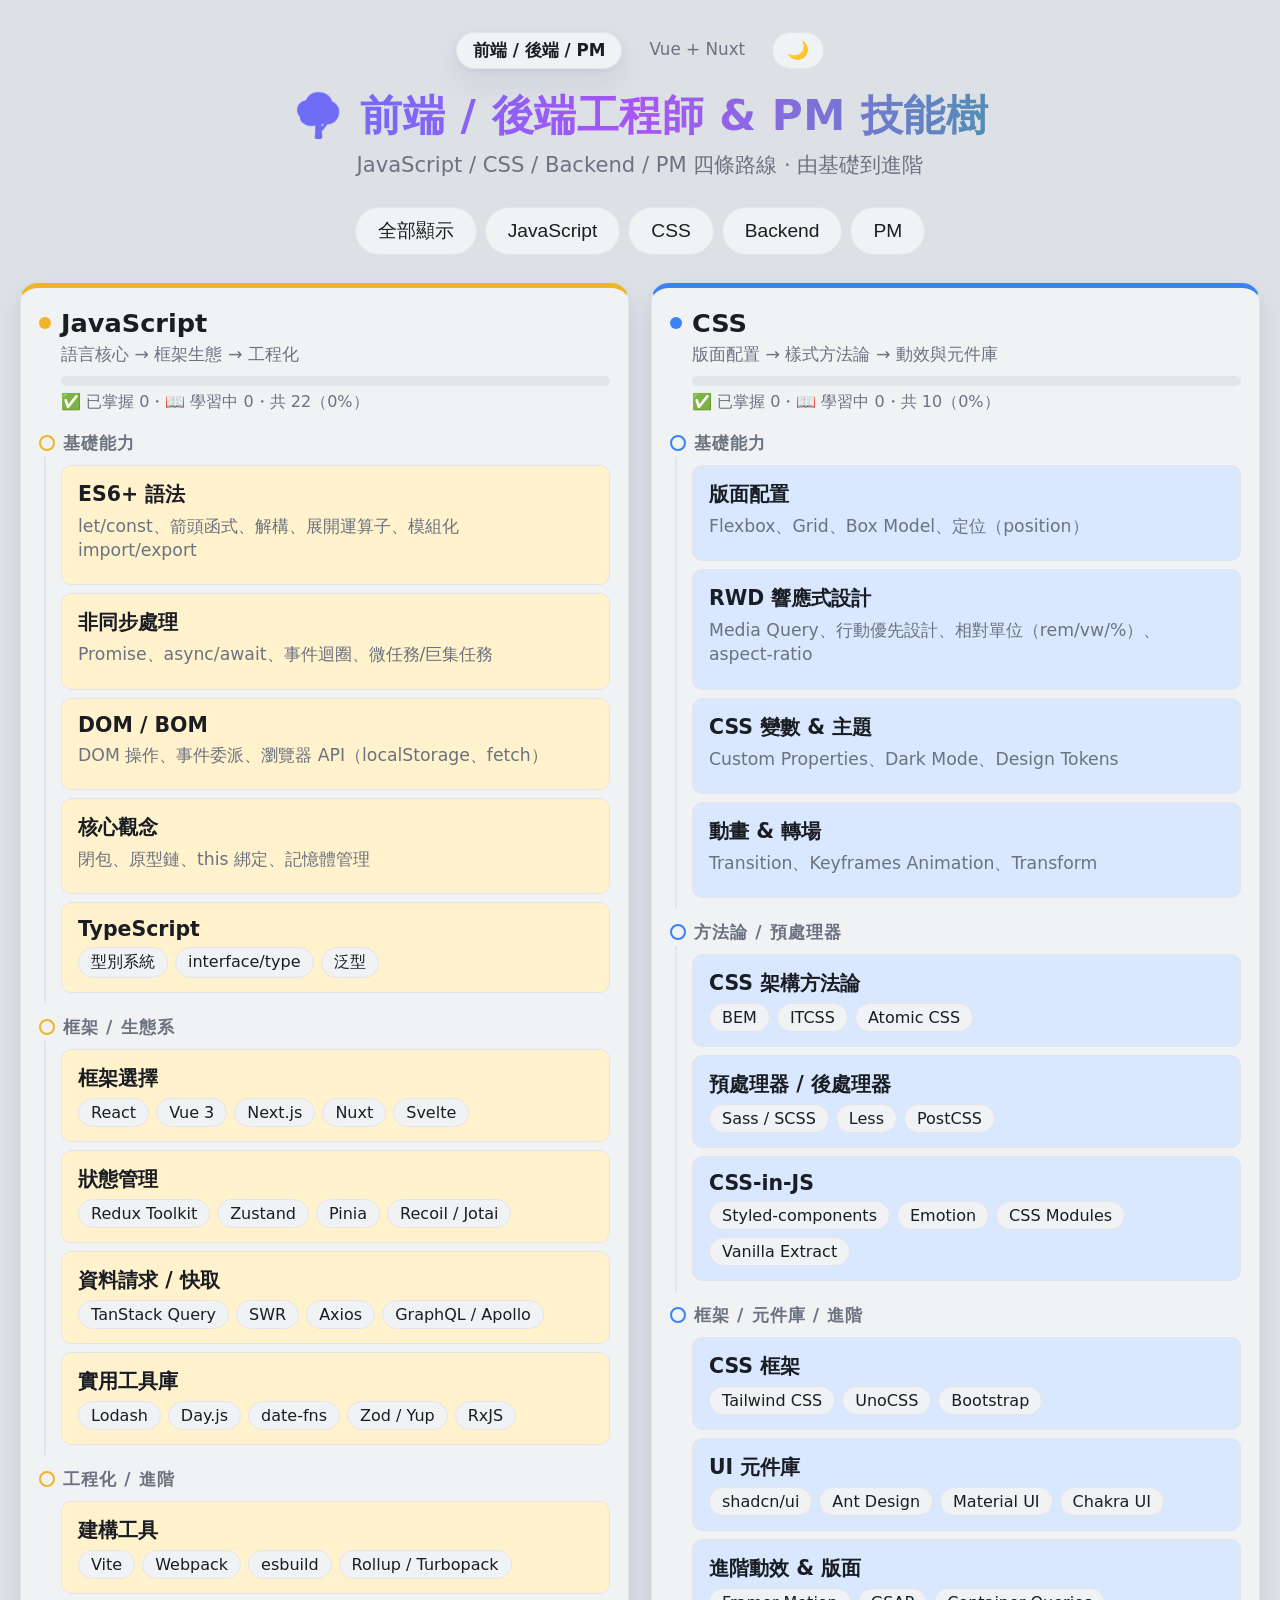
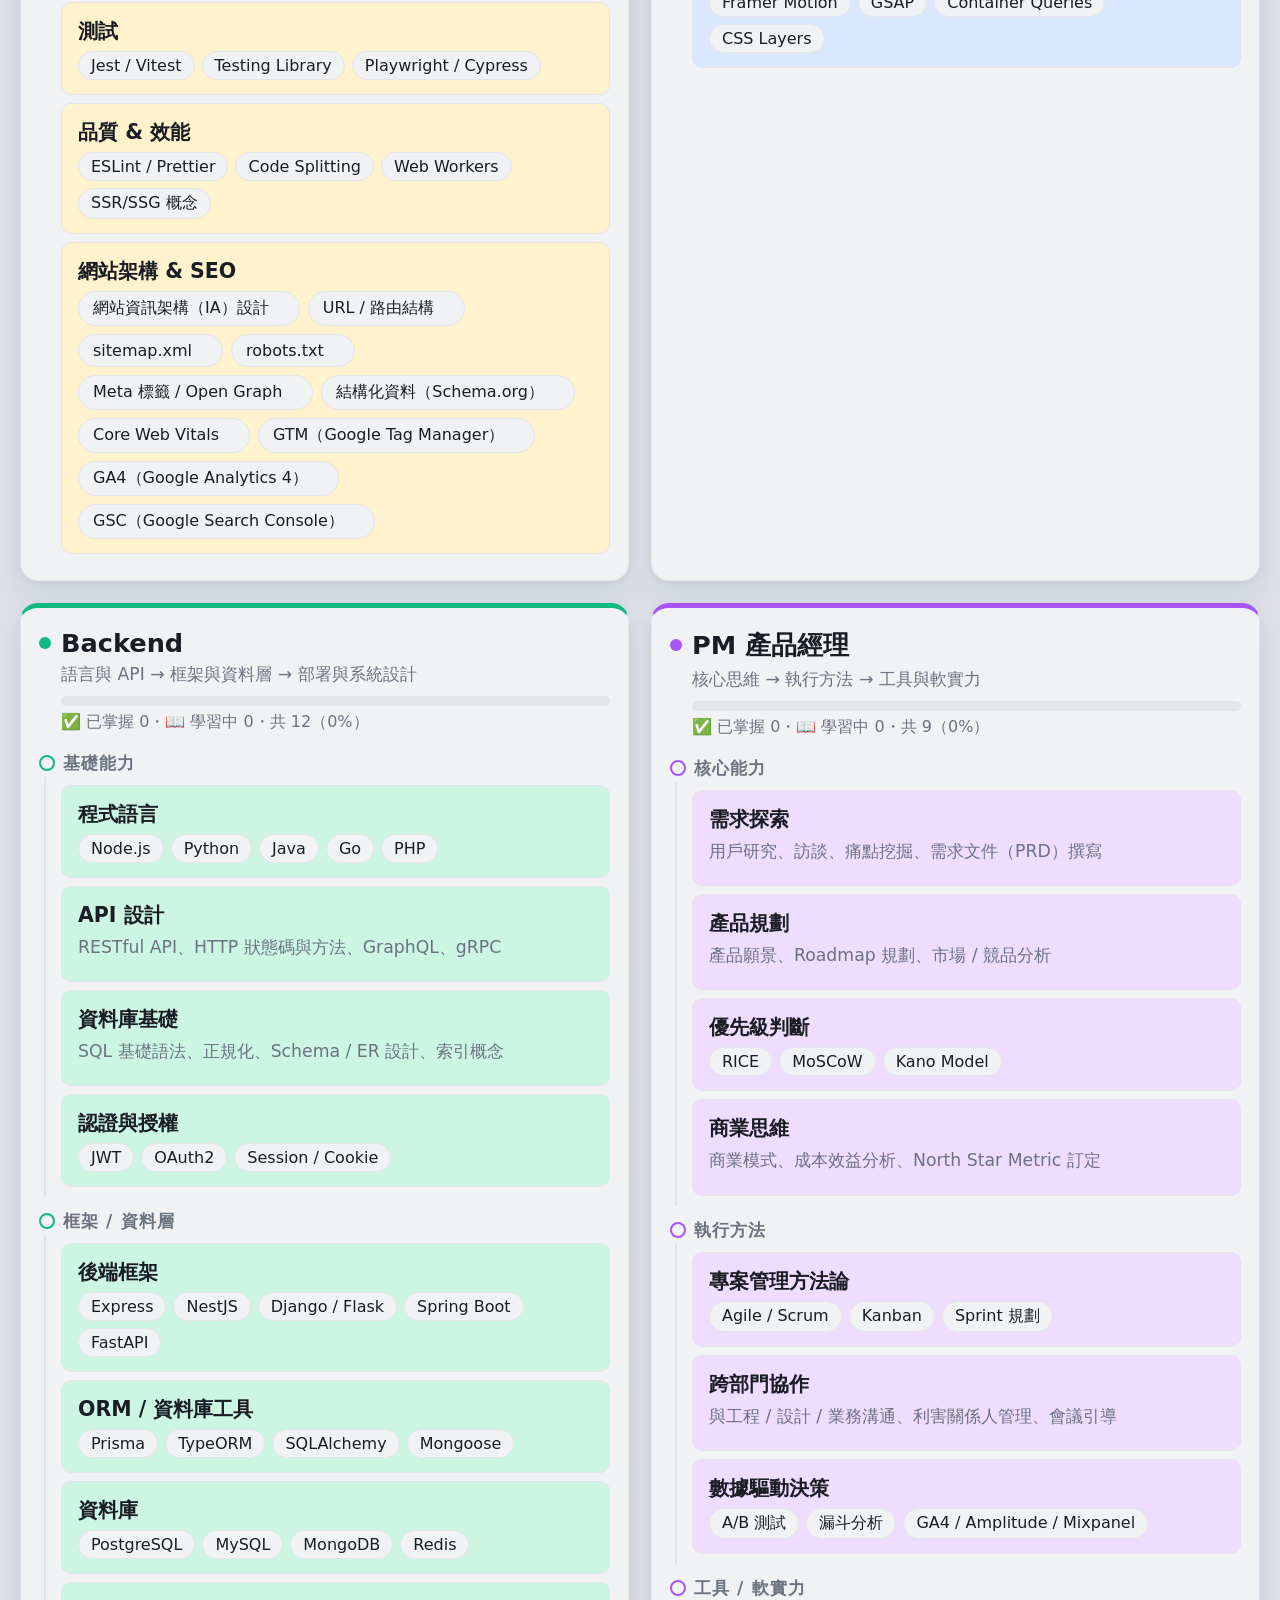
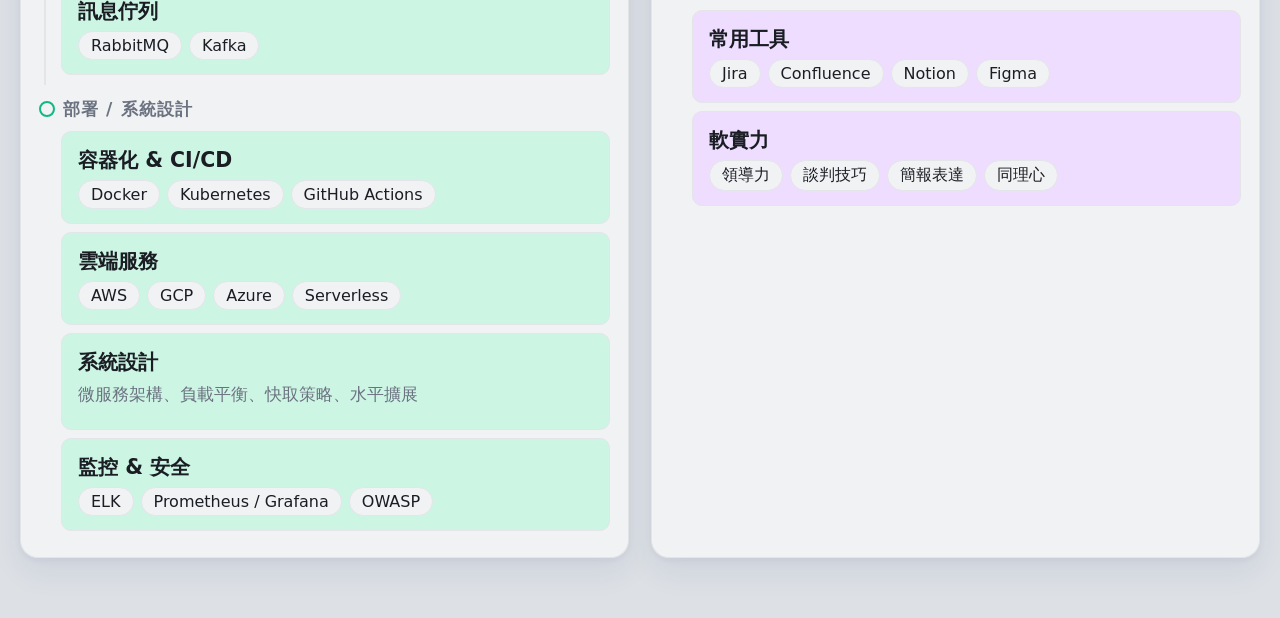
<file: index.html>
<!doctype html>
<html lang="zh-Hant">

<head>
  <meta charset="UTF-8" />
  <meta name="viewport" content="width=device-width, initial-scale=1.0" />
  <title>前端工程師 & PM 技能樹</title>
  <link rel="stylesheet" href="style.css" />
  <style>
    .site-nav, header, .tabs, .board { max-width: 1560px; margin-left: auto; margin-right: auto; }

    .board {
      grid-template-columns: repeat(4, 1fr);
    }

    .board.filtered {
      grid-template-columns: 1fr;
      max-width: 720px;
    }

    @media (max-width: 1400px) {
      .board {
        grid-template-columns: repeat(2, 1fr);
      }
    }

    @media (max-width: 700px) {
      .board {
        grid-template-columns: 1fr;
      }
    }
  </style>
</head>

<body>

  <nav class="site-nav">
    <a href="index.html" class="nav-link active">前端 / 後端 / PM</a>
    <a href="vue-nuxt.html" class="nav-link">Vue + Nuxt</a>
    <button type="button" id="theme-toggle" class="theme-toggle" title="切換深色模式">🌙</button>
  </nav>

  <header>
    <h1>🌳 前端 / 後端工程師 &amp; PM 技能樹</h1>
    <p>JavaScript / CSS / Backend / PM 四條路線 · 由基礎到進階</p>
  </header>

  <div class="tabs">
    <button type="button" class="tab active" data-cat="all">全部顯示</button>
    <button type="button" class="tab" data-cat="js">JavaScript</button>
    <button type="button" class="tab" data-cat="css">CSS</button>
    <button type="button" class="tab" data-cat="be">Backend</button>
    <button type="button" class="tab" data-cat="pm">PM</button>
  </div>

  <div class="board" id="board">

    <!-- JS COLUMN -->
    <section class="column" data-cat="js">
      <div class="col-head"><span class="col-dot"></span>
        <h2>JavaScript</h2>
      </div>
      <p class="col-sub">語言核心 → 框架生態 → 工程化</p>

      <div class="tier">
        <div class="tier-label">基礎能力</div>
        <div class="nodes">
          <div class="node">
            <p class="node-title">ES6+ 語法</p>
            <p class="node-desc">let/const、箭頭函式、解構、展開運算子、模組化 import/export</p>
          </div>
          <div class="node">
            <p class="node-title">非同步處理</p>
            <p class="node-desc">Promise、async/await、事件迴圈、微任務/巨集任務</p>
          </div>
          <div class="node">
            <p class="node-title">DOM / BOM</p>
            <p class="node-desc">DOM 操作、事件委派、瀏覽器 API（localStorage、fetch）</p>
          </div>
          <div class="node">
            <p class="node-title">核心觀念</p>
            <p class="node-desc">閉包、原型鏈、this 綁定、記憶體管理</p>
          </div>
          <div class="node">
            <p class="node-title">TypeScript</p>
            <div class="chips"><span class="chip">型別系統</span><span class="chip">interface/type</span><span
                class="chip">泛型</span></div>
          </div>
        </div>
      </div>

      <div class="tier">
        <div class="tier-label">框架 / 生態系</div>
        <div class="nodes">
          <div class="node">
            <p class="node-title">框架選擇</p>
            <div class="chips">
              <span class="chip">React</span><span class="chip">Vue 3</span>
              <span class="chip">Next.js</span><span class="chip">Nuxt</span>
              <span class="chip">Svelte</span>
            </div>
          </div>
          <div class="node">
            <p class="node-title">狀態管理</p>
            <div class="chips">
              <span class="chip">Redux Toolkit</span><span class="chip">Zustand</span>
              <span class="chip">Pinia</span><span class="chip">Recoil / Jotai</span>
            </div>
          </div>
          <div class="node">
            <p class="node-title">資料請求 / 快取</p>
            <div class="chips">
              <span class="chip">TanStack Query</span><span class="chip">SWR</span>
              <span class="chip">Axios</span><span class="chip">GraphQL / Apollo</span>
            </div>
          </div>
          <div class="node">
            <p class="node-title">實用工具庫</p>
            <div class="chips">
              <span class="chip">Lodash</span><span class="chip">Day.js</span><span class="chip">date-fns</span>
              <span class="chip">Zod / Yup</span><span class="chip">RxJS</span>
            </div>
          </div>
        </div>
      </div>

      <div class="tier">
        <div class="tier-label">工程化 / 進階</div>
        <div class="nodes">
          <div class="node">
            <p class="node-title">建構工具</p>
            <div class="chips">
              <span class="chip">Vite</span><span class="chip">Webpack</span>
              <span class="chip">esbuild</span><span class="chip">Rollup / Turbopack</span>
            </div>
          </div>
          <div class="node">
            <p class="node-title">測試</p>
            <div class="chips">
              <span class="chip">Jest / Vitest</span><span class="chip">Testing Library</span>
              <span class="chip">Playwright / Cypress</span>
            </div>
          </div>
          <div class="node">
            <p class="node-title">品質 &amp; 效能</p>
            <div class="chips">
              <span class="chip">ESLint / Prettier</span><span class="chip">Code Splitting</span>
              <span class="chip">Web Workers</span><span class="chip">SSR/SSG 概念</span>
            </div>
          </div>
          <div class="node group">
            <p class="node-title">網站架構 &amp; SEO</p>
            <div class="skill-list">
              <span class="skill-item">網站資訊架構（IA）設計</span>
              <span class="skill-item">URL / 路由結構</span>
              <span class="skill-item">sitemap.xml</span>
              <span class="skill-item">robots.txt</span>
              <span class="skill-item">Meta 標籤 / Open Graph</span>
              <span class="skill-item">結構化資料（Schema.org）</span>
              <span class="skill-item">Core Web Vitals</span>
              <span class="skill-item">GTM（Google Tag Manager）</span>
              <span class="skill-item">GA4（Google Analytics 4）</span>
              <span class="skill-item">GSC（Google Search Console）</span>
            </div>
          </div>
        </div>
      </div>
    </section>

    <!-- CSS COLUMN -->
    <section class="column" data-cat="css">
      <div class="col-head"><span class="col-dot"></span>
        <h2>CSS</h2>
      </div>
      <p class="col-sub">版面配置 → 樣式方法論 → 動效與元件庫</p>

      <div class="tier">
        <div class="tier-label">基礎能力</div>
        <div class="nodes">
          <div class="node">
            <p class="node-title">版面配置</p>
            <p class="node-desc">Flexbox、Grid、Box Model、定位（position）</p>
          </div>
          <div class="node">
            <p class="node-title">RWD 響應式設計</p>
            <p class="node-desc">Media Query、行動優先設計、相對單位（rem/vw/%）、aspect-ratio</p>
          </div>
          <div class="node">
            <p class="node-title">CSS 變數 &amp; 主題</p>
            <p class="node-desc">Custom Properties、Dark Mode、Design Tokens</p>
          </div>
          <div class="node">
            <p class="node-title">動畫 &amp; 轉場</p>
            <p class="node-desc">Transition、Keyframes Animation、Transform</p>
          </div>
        </div>
      </div>

      <div class="tier">
        <div class="tier-label">方法論 / 預處理器</div>
        <div class="nodes">
          <div class="node">
            <p class="node-title">CSS 架構方法論</p>
            <div class="chips">
              <span class="chip">BEM</span><span class="chip">ITCSS</span><span class="chip">Atomic CSS</span>
            </div>
          </div>
          <div class="node">
            <p class="node-title">預處理器 / 後處理器</p>
            <div class="chips">
              <span class="chip">Sass / SCSS</span><span class="chip">Less</span><span class="chip">PostCSS</span>
            </div>
          </div>
          <div class="node">
            <p class="node-title">CSS-in-JS</p>
            <div class="chips">
              <span class="chip">Styled-components</span><span class="chip">Emotion</span>
              <span class="chip">CSS Modules</span><span class="chip">Vanilla Extract</span>
            </div>
          </div>
        </div>
      </div>

      <div class="tier">
        <div class="tier-label">框架 / 元件庫 / 進階</div>
        <div class="nodes">
          <div class="node">
            <p class="node-title">CSS 框架</p>
            <div class="chips">
              <span class="chip">Tailwind CSS</span><span class="chip">UnoCSS</span><span class="chip">Bootstrap</span>
            </div>
          </div>
          <div class="node">
            <p class="node-title">UI 元件庫</p>
            <div class="chips">
              <span class="chip">shadcn/ui</span><span class="chip">Ant Design</span>
              <span class="chip">Material UI</span><span class="chip">Chakra UI</span>
            </div>
          </div>
          <div class="node">
            <p class="node-title">進階動效 &amp; 版面</p>
            <div class="chips">
              <span class="chip">Framer Motion</span><span class="chip">GSAP</span>
              <span class="chip">Container Queries</span><span class="chip">CSS Layers</span>
            </div>
          </div>
        </div>
      </div>
    </section>

    <!-- BACKEND COLUMN -->
    <section class="column" data-cat="be">
      <div class="col-head"><span class="col-dot"></span>
        <h2>Backend</h2>
      </div>
      <p class="col-sub">語言與 API → 框架與資料層 → 部署與系統設計</p>

      <div class="tier">
        <div class="tier-label">基礎能力</div>
        <div class="nodes">
          <div class="node">
            <p class="node-title">程式語言</p>
            <div class="chips">
              <span class="chip">Node.js</span><span class="chip">Python</span>
              <span class="chip">Java</span><span class="chip">Go</span><span class="chip">PHP</span>
            </div>
          </div>
          <div class="node">
            <p class="node-title">API 設計</p>
            <p class="node-desc">RESTful API、HTTP 狀態碼與方法、GraphQL、gRPC</p>
          </div>
          <div class="node">
            <p class="node-title">資料庫基礎</p>
            <p class="node-desc">SQL 基礎語法、正規化、Schema / ER 設計、索引概念</p>
          </div>
          <div class="node">
            <p class="node-title">認證與授權</p>
            <div class="chips">
              <span class="chip">JWT</span><span class="chip">OAuth2</span><span class="chip">Session / Cookie</span>
            </div>
          </div>
        </div>
      </div>

      <div class="tier">
        <div class="tier-label">框架 / 資料層</div>
        <div class="nodes">
          <div class="node">
            <p class="node-title">後端框架</p>
            <div class="chips">
              <span class="chip">Express</span><span class="chip">NestJS</span>
              <span class="chip">Django / Flask</span><span class="chip">Spring Boot</span>
              <span class="chip">FastAPI</span>
            </div>
          </div>
          <div class="node">
            <p class="node-title">ORM / 資料庫工具</p>
            <div class="chips">
              <span class="chip">Prisma</span><span class="chip">TypeORM</span>
              <span class="chip">SQLAlchemy</span><span class="chip">Mongoose</span>
            </div>
          </div>
          <div class="node">
            <p class="node-title">資料庫</p>
            <div class="chips">
              <span class="chip">PostgreSQL</span><span class="chip">MySQL</span>
              <span class="chip">MongoDB</span><span class="chip">Redis</span>
            </div>
          </div>
          <div class="node">
            <p class="node-title">訊息佇列</p>
            <div class="chips">
              <span class="chip">RabbitMQ</span><span class="chip">Kafka</span>
            </div>
          </div>
        </div>
      </div>

      <div class="tier">
        <div class="tier-label">部署 / 系統設計</div>
        <div class="nodes">
          <div class="node">
            <p class="node-title">容器化 &amp; CI/CD</p>
            <div class="chips">
              <span class="chip">Docker</span><span class="chip">Kubernetes</span>
              <span class="chip">GitHub Actions</span>
            </div>
          </div>
          <div class="node">
            <p class="node-title">雲端服務</p>
            <div class="chips">
              <span class="chip">AWS</span><span class="chip">GCP</span>
              <span class="chip">Azure</span><span class="chip">Serverless</span>
            </div>
          </div>
          <div class="node">
            <p class="node-title">系統設計</p>
            <p class="node-desc">微服務架構、負載平衡、快取策略、水平擴展</p>
          </div>
          <div class="node">
            <p class="node-title">監控 &amp; 安全</p>
            <div class="chips">
              <span class="chip">ELK</span><span class="chip">Prometheus / Grafana</span>
              <span class="chip">OWASP</span>
            </div>
          </div>
        </div>
      </div>
    </section>

    <!-- PM COLUMN -->
    <section class="column" data-cat="pm">
      <div class="col-head"><span class="col-dot"></span>
        <h2>PM 產品經理</h2>
      </div>
      <p class="col-sub">核心思維 → 執行方法 → 工具與軟實力</p>

      <div class="tier">
        <div class="tier-label">核心能力</div>
        <div class="nodes">
          <div class="node">
            <p class="node-title">需求探索</p>
            <p class="node-desc">用戶研究、訪談、痛點挖掘、需求文件（PRD）撰寫</p>
          </div>
          <div class="node">
            <p class="node-title">產品規劃</p>
            <p class="node-desc">產品願景、Roadmap 規劃、市場 / 競品分析</p>
          </div>
          <div class="node">
            <p class="node-title">優先級判斷</p>
            <div class="chips">
              <span class="chip">RICE</span><span class="chip">MoSCoW</span><span class="chip">Kano Model</span>
            </div>
          </div>
          <div class="node">
            <p class="node-title">商業思維</p>
            <p class="node-desc">商業模式、成本效益分析、North Star Metric 訂定</p>
          </div>
        </div>
      </div>

      <div class="tier">
        <div class="tier-label">執行方法</div>
        <div class="nodes">
          <div class="node">
            <p class="node-title">專案管理方法論</p>
            <div class="chips">
              <span class="chip">Agile / Scrum</span><span class="chip">Kanban</span>
              <span class="chip">Sprint 規劃</span>
            </div>
          </div>
          <div class="node">
            <p class="node-title">跨部門協作</p>
            <p class="node-desc">與工程 / 設計 / 業務溝通、利害關係人管理、會議引導</p>
          </div>
          <div class="node">
            <p class="node-title">數據驅動決策</p>
            <div class="chips">
              <span class="chip">A/B 測試</span><span class="chip">漏斗分析</span>
              <span class="chip">GA4 / Amplitude / Mixpanel</span>
            </div>
          </div>
        </div>
      </div>

      <div class="tier">
        <div class="tier-label">工具 / 軟實力</div>
        <div class="nodes">
          <div class="node">
            <p class="node-title">常用工具</p>
            <div class="chips">
              <span class="chip">Jira</span><span class="chip">Confluence</span>
              <span class="chip">Notion</span><span class="chip">Figma</span>
            </div>
          </div>
          <div class="node">
            <p class="node-title">軟實力</p>
            <div class="chips">
              <span class="chip">領導力</span><span class="chip">談判技巧</span>
              <span class="chip">簡報表達</span><span class="chip">同理心</span>
            </div>
          </div>
        </div>
      </div>
    </section>

  </div>

  <script src="script.js"></script>

</body>

</html>
</file>
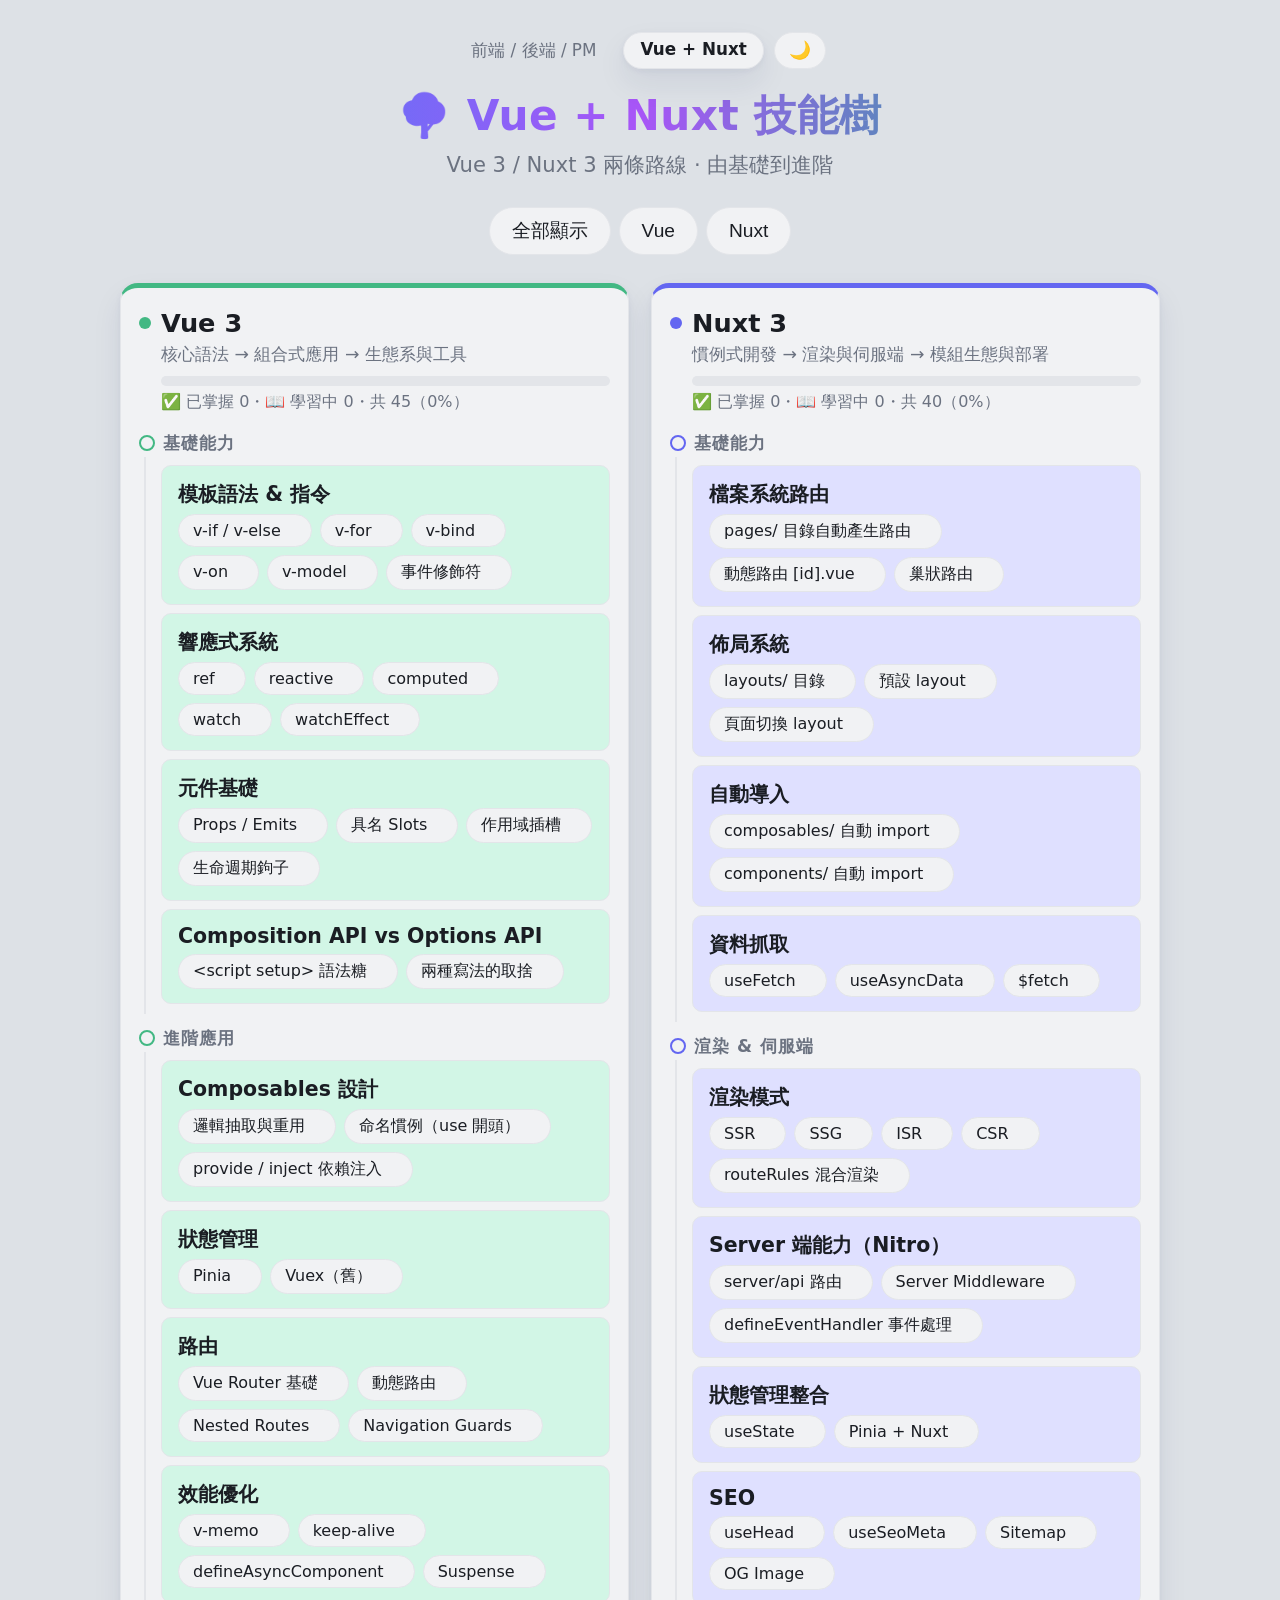
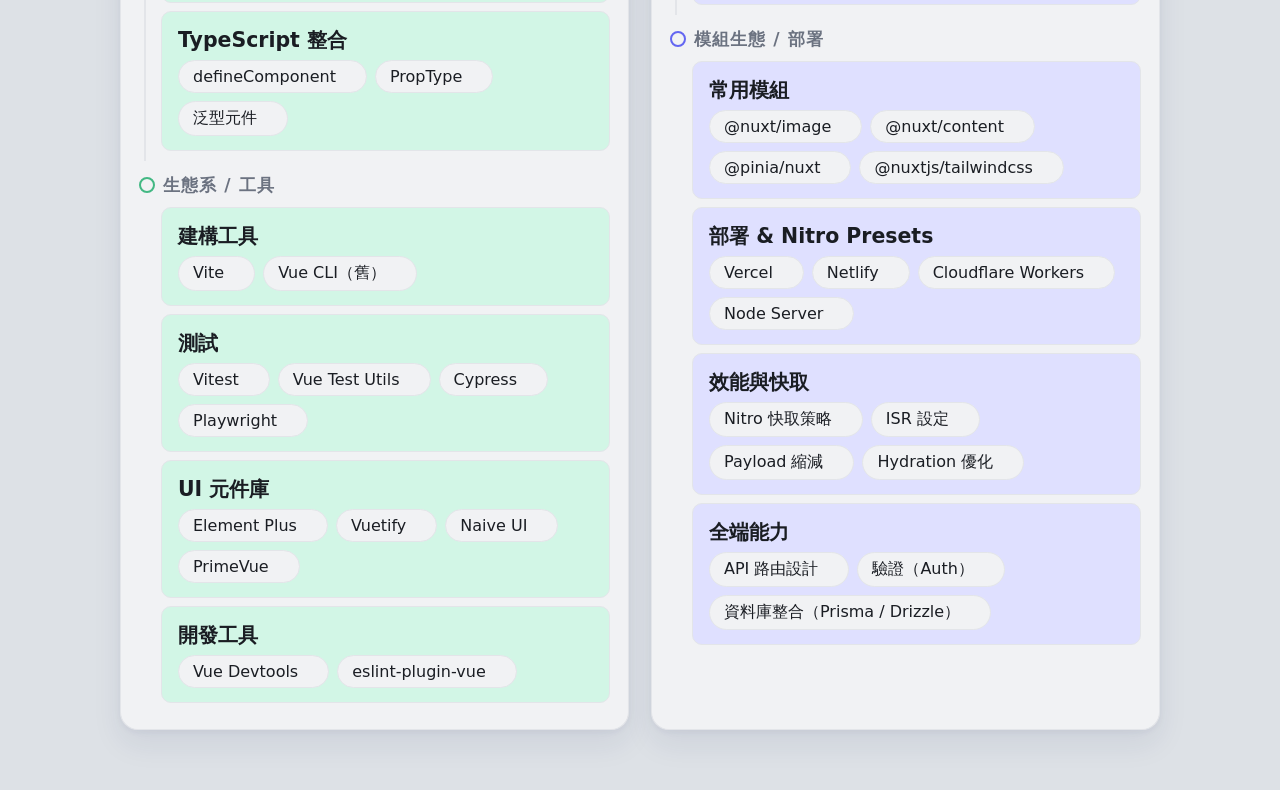
<file: vue-nuxt.html>
<!doctype html>
<html lang="zh-Hant">
<head>
<meta charset="UTF-8" />
<meta name="viewport" content="width=device-width, initial-scale=1.0" />
<title>Vue + Nuxt 技能樹</title>
<link rel="stylesheet" href="style.css" />
<style>
  .site-nav, header, .tabs, .board { max-width: 1040px; margin-left: auto; margin-right: auto; }

  .board {
    grid-template-columns: repeat(2, 1fr);
  }

  .board.filtered { grid-template-columns: 1fr; max-width: 640px; }

  @media (max-width: 700px) {
    .board { grid-template-columns: 1fr; }
  }
</style>
</head>
<body>

<nav class="site-nav">
  <a href="index.html" class="nav-link">前端 / 後端 / PM</a>
  <a href="vue-nuxt.html" class="nav-link active">Vue + Nuxt</a>
  <button type="button" id="theme-toggle" class="theme-toggle" title="切換深色模式">🌙</button>
</nav>

<header>
  <h1>🌳 Vue + Nuxt 技能樹</h1>
  <p>Vue 3 / Nuxt 3 兩條路線 · 由基礎到進階</p>
</header>

<div class="tabs">
  <button type="button" class="tab active" data-cat="all">全部顯示</button>
  <button type="button" class="tab" data-cat="vue">Vue</button>
  <button type="button" class="tab" data-cat="nuxt">Nuxt</button>
</div>

<div class="board" id="board">

  <!-- VUE COLUMN -->
  <section class="column" data-cat="vue">
    <div class="col-head"><span class="col-dot"></span><h2>Vue 3</h2></div>
    <p class="col-sub">核心語法 → 組合式應用 → 生態系與工具</p>

    <div class="tier">
      <div class="tier-label">基礎能力</div>
      <div class="nodes">
        <div class="node group">
          <p class="node-title">模板語法 &amp; 指令</p>
          <div class="skill-list">
            <span class="skill-item">v-if / v-else</span>
            <span class="skill-item">v-for</span>
            <span class="skill-item">v-bind</span>
            <span class="skill-item">v-on</span>
            <span class="skill-item">v-model</span>
            <span class="skill-item">事件修飾符</span>
          </div>
        </div>
        <div class="node group">
          <p class="node-title">響應式系統</p>
          <div class="skill-list">
            <span class="skill-item">ref</span>
            <span class="skill-item">reactive</span>
            <span class="skill-item">computed</span>
            <span class="skill-item">watch</span>
            <span class="skill-item">watchEffect</span>
          </div>
        </div>
        <div class="node group">
          <p class="node-title">元件基礎</p>
          <div class="skill-list">
            <span class="skill-item">Props / Emits</span>
            <span class="skill-item">具名 Slots</span>
            <span class="skill-item">作用域插槽</span>
            <span class="skill-item">生命週期鉤子</span>
          </div>
        </div>
        <div class="node group">
          <p class="node-title">Composition API vs Options API</p>
          <div class="skill-list">
            <span class="skill-item">&lt;script setup&gt; 語法糖</span>
            <span class="skill-item">兩種寫法的取捨</span>
          </div>
        </div>
      </div>
    </div>

    <div class="tier">
      <div class="tier-label">進階應用</div>
      <div class="nodes">
        <div class="node group">
          <p class="node-title">Composables 設計</p>
          <div class="skill-list">
            <span class="skill-item">邏輯抽取與重用</span>
            <span class="skill-item">命名慣例（use 開頭）</span>
            <span class="skill-item">provide / inject 依賴注入</span>
          </div>
        </div>
        <div class="node group">
          <p class="node-title">狀態管理</p>
          <div class="skill-list">
            <span class="skill-item">Pinia</span>
            <span class="skill-item">Vuex（舊）</span>
          </div>
        </div>
        <div class="node group">
          <p class="node-title">路由</p>
          <div class="skill-list">
            <span class="skill-item">Vue Router 基礎</span>
            <span class="skill-item">動態路由</span>
            <span class="skill-item">Nested Routes</span>
            <span class="skill-item">Navigation Guards</span>
          </div>
        </div>
        <div class="node group">
          <p class="node-title">效能優化</p>
          <div class="skill-list">
            <span class="skill-item">v-memo</span>
            <span class="skill-item">keep-alive</span>
            <span class="skill-item">defineAsyncComponent</span>
            <span class="skill-item">Suspense</span>
          </div>
        </div>
        <div class="node group">
          <p class="node-title">TypeScript 整合</p>
          <div class="skill-list">
            <span class="skill-item">defineComponent</span>
            <span class="skill-item">PropType</span>
            <span class="skill-item">泛型元件</span>
          </div>
        </div>
      </div>
    </div>

    <div class="tier">
      <div class="tier-label">生態系 / 工具</div>
      <div class="nodes">
        <div class="node group">
          <p class="node-title">建構工具</p>
          <div class="skill-list">
            <span class="skill-item">Vite</span>
            <span class="skill-item">Vue CLI（舊）</span>
          </div>
        </div>
        <div class="node group">
          <p class="node-title">測試</p>
          <div class="skill-list">
            <span class="skill-item">Vitest</span>
            <span class="skill-item">Vue Test Utils</span>
            <span class="skill-item">Cypress</span>
            <span class="skill-item">Playwright</span>
          </div>
        </div>
        <div class="node group">
          <p class="node-title">UI 元件庫</p>
          <div class="skill-list">
            <span class="skill-item">Element Plus</span>
            <span class="skill-item">Vuetify</span>
            <span class="skill-item">Naive UI</span>
            <span class="skill-item">PrimeVue</span>
          </div>
        </div>
        <div class="node group">
          <p class="node-title">開發工具</p>
          <div class="skill-list">
            <span class="skill-item">Vue Devtools</span>
            <span class="skill-item">eslint-plugin-vue</span>
          </div>
        </div>
      </div>
    </div>
  </section>

  <!-- NUXT COLUMN -->
  <section class="column" data-cat="nuxt">
    <div class="col-head"><span class="col-dot"></span><h2>Nuxt 3</h2></div>
    <p class="col-sub">慣例式開發 → 渲染與伺服端 → 模組生態與部署</p>

    <div class="tier">
      <div class="tier-label">基礎能力</div>
      <div class="nodes">
        <div class="node group">
          <p class="node-title">檔案系統路由</p>
          <div class="skill-list">
            <span class="skill-item">pages/ 目錄自動產生路由</span>
            <span class="skill-item">動態路由 [id].vue</span>
            <span class="skill-item">巢狀路由</span>
          </div>
        </div>
        <div class="node group">
          <p class="node-title">佈局系統</p>
          <div class="skill-list">
            <span class="skill-item">layouts/ 目錄</span>
            <span class="skill-item">預設 layout</span>
            <span class="skill-item">頁面切換 layout</span>
          </div>
        </div>
        <div class="node group">
          <p class="node-title">自動導入</p>
          <div class="skill-list">
            <span class="skill-item">composables/ 自動 import</span>
            <span class="skill-item">components/ 自動 import</span>
          </div>
        </div>
        <div class="node group">
          <p class="node-title">資料抓取</p>
          <div class="skill-list">
            <span class="skill-item">useFetch</span>
            <span class="skill-item">useAsyncData</span>
            <span class="skill-item">$fetch</span>
          </div>
        </div>
      </div>
    </div>

    <div class="tier">
      <div class="tier-label">渲染 &amp; 伺服端</div>
      <div class="nodes">
        <div class="node group">
          <p class="node-title">渲染模式</p>
          <div class="skill-list">
            <span class="skill-item">SSR</span>
            <span class="skill-item">SSG</span>
            <span class="skill-item">ISR</span>
            <span class="skill-item">CSR</span>
            <span class="skill-item">routeRules 混合渲染</span>
          </div>
        </div>
        <div class="node group">
          <p class="node-title">Server 端能力（Nitro）</p>
          <div class="skill-list">
            <span class="skill-item">server/api 路由</span>
            <span class="skill-item">Server Middleware</span>
            <span class="skill-item">defineEventHandler 事件處理</span>
          </div>
        </div>
        <div class="node group">
          <p class="node-title">狀態管理整合</p>
          <div class="skill-list">
            <span class="skill-item">useState</span>
            <span class="skill-item">Pinia + Nuxt</span>
          </div>
        </div>
        <div class="node group">
          <p class="node-title">SEO</p>
          <div class="skill-list">
            <span class="skill-item">useHead</span>
            <span class="skill-item">useSeoMeta</span>
            <span class="skill-item">Sitemap</span>
            <span class="skill-item">OG Image</span>
          </div>
        </div>
      </div>
    </div>

    <div class="tier">
      <div class="tier-label">模組生態 / 部署</div>
      <div class="nodes">
        <div class="node group">
          <p class="node-title">常用模組</p>
          <div class="skill-list">
            <span class="skill-item">@nuxt/image</span>
            <span class="skill-item">@nuxt/content</span>
            <span class="skill-item">@pinia/nuxt</span>
            <span class="skill-item">@nuxtjs/tailwindcss</span>
          </div>
        </div>
        <div class="node group">
          <p class="node-title">部署 &amp; Nitro Presets</p>
          <div class="skill-list">
            <span class="skill-item">Vercel</span>
            <span class="skill-item">Netlify</span>
            <span class="skill-item">Cloudflare Workers</span>
            <span class="skill-item">Node Server</span>
          </div>
        </div>
        <div class="node group">
          <p class="node-title">效能與快取</p>
          <div class="skill-list">
            <span class="skill-item">Nitro 快取策略</span>
            <span class="skill-item">ISR 設定</span>
            <span class="skill-item">Payload 縮減</span>
            <span class="skill-item">Hydration 優化</span>
          </div>
        </div>
        <div class="node group">
          <p class="node-title">全端能力</p>
          <div class="skill-list">
            <span class="skill-item">API 路由設計</span>
            <span class="skill-item">驗證（Auth）</span>
            <span class="skill-item">資料庫整合（Prisma / Drizzle）</span>
          </div>
        </div>
      </div>
    </div>
  </section>

</div>

<script src="script.js"></script>

</body>
</html>
</file>
<file: style.css>
:root {
  --bg: #dde1e6;
  --bg-grad: #dde1e6;
  --panel: #f1f2f4;
  --text: #1a1d23;
  --text-dim: #6b7280;
  --border: #e3e5e9;
  --shadow: 0 2px 6px rgba(30, 41, 90, .05), 0 14px 30px rgba(30, 41, 90, .08);

  --js: #f0b429;
  --js-bg: #fff2cc;
  --css: #3b82f6;
  --css-bg: #d9e8ff;
  --pm: #a855f7;
  --pm-bg: #eeddff;
  --be: #10b981;
  --be-bg: #cdf5e4;
  --vue: #42b883;
  --vue-bg: #d2f6e6;
  --nuxt: #6366f1;
  --nuxt-bg: #dfe0ff;

  --status-learning: #f59e0b;
  --status-done: #22c55e;

  --brand-grad: linear-gradient(90deg, #3b82f6, #a855f7 50%, #10b981);

  color-scheme: light;
}

:root[data-theme="dark"] {
  --bg: #1c1f26;
  --bg-grad: #1c1f26;
  --panel: #262a33;
  --text: #eef0f3;
  --text-dim: #9aa1ad;
  --border: #383e4a;
  --shadow: 0 2px 6px rgba(0, 0, 0, .4), 0 14px 30px rgba(0, 0, 0, .45);

  --js-bg: #453b1e;
  --css-bg: #223252;
  --pm-bg: #3a2a4a;
  --be-bg: #1c3d30;
  --vue-bg: #1a3d30;
  --nuxt-bg: #2f2f57;

  color-scheme: dark;
}

* { box-sizing: border-box; }

body {
  margin: 0;
  background: var(--bg-grad);
  color: var(--text);
  font-family: "Segoe UI", "Noto Sans TC", system-ui, -apple-system, sans-serif;
  padding: 32px 20px 60px;
}

.site-nav {
  display: flex;
  justify-content: center;
  gap: 10px;
  flex-wrap: wrap;
  margin: 0 0 18px;
}

.nav-link {
  font-size: 1.05rem;
  text-decoration: none;
  color: var(--text-dim);
  padding: 6px 16px;
  border-radius: 999px;
  border: 1px solid transparent;
  transition: all .15s ease;
}

.nav-link:hover { color: var(--text); border-color: var(--border); }

.nav-link.active {
  color: var(--text);
  background: var(--panel);
  border-color: var(--border);
  font-weight: 600;
  box-shadow: var(--shadow);
}

.theme-toggle {
  font-size: 1.1rem;
  line-height: 1;
  background: var(--panel);
  color: var(--text);
  border: 1px solid var(--border);
  padding: 6px 14px;
  border-radius: 999px;
  cursor: pointer;
  transition: all .15s ease;
}

.theme-toggle:hover {
  transform: translateY(-1px);
  box-shadow: var(--shadow);
}

header {
  margin: 0 auto 28px;
  text-align: center;
}

header h1 {
  font-size: 2.64rem;
  margin: 0 0 6px;
  letter-spacing: .5px;
  background: var(--brand-grad);
  -webkit-background-clip: text;
  background-clip: text;
  color: transparent;
}

header p {
  color: var(--text-dim);
  margin: 0;
  font-size: 1.32rem;
}

.tabs {
  margin: 22px auto 0;
  display: flex;
  gap: 8px;
  justify-content: center;
  flex-wrap: wrap;
}

.tab {
  border: 1px solid var(--border);
  background: var(--panel);
  color: var(--text);
  padding: 10px 22px;
  border-radius: 999px;
  font-size: 1.2rem;
  cursor: pointer;
  transition: all .15s ease;
}

.tab[data-cat="js"].active { background: var(--js); border-color: var(--js); color: #201700; }
.tab[data-cat="css"].active { background: var(--css); border-color: var(--css); color: #fff; }
.tab[data-cat="pm"].active { background: var(--pm); border-color: var(--pm); color: #fff; }
.tab[data-cat="be"].active { background: var(--be); border-color: var(--be); color: #fff; }
.tab[data-cat="vue"].active { background: var(--vue); border-color: var(--vue); color: #04140d; }
.tab[data-cat="nuxt"].active { background: var(--nuxt); border-color: var(--nuxt); color: #fff; }

.tab:not(.active):hover {
  border-color: var(--text-dim);
  transform: translateY(-1px);
  box-shadow: var(--shadow);
}

.board {
  margin: 28px auto 0;
  display: grid;
  gap: 22px;
}

.column[hidden] { display: none; }

.column {
  background: var(--panel);
  border: 1px solid var(--border);
  border-top: 5px solid var(--border);
  border-radius: 18px;
  padding: 20px 18px 26px;
  box-shadow: var(--shadow);
}

.column[data-cat="js"] { border-top-color: var(--js); }
.column[data-cat="css"] { border-top-color: var(--css); }
.column[data-cat="pm"] { border-top-color: var(--pm); }
.column[data-cat="be"] { border-top-color: var(--be); }
.column[data-cat="vue"] { border-top-color: var(--vue); }
.column[data-cat="nuxt"] { border-top-color: var(--nuxt); }

.col-head {
  display: flex;
  align-items: center;
  gap: 10px;
  margin-bottom: 4px;
}

.col-dot { width: 12px; height: 12px; border-radius: 50%; flex: none; }

.column[data-cat="js"] .col-dot { background: var(--js); }
.column[data-cat="css"] .col-dot { background: var(--css); }
.column[data-cat="pm"] .col-dot { background: var(--pm); }
.column[data-cat="be"] .col-dot { background: var(--be); }
.column[data-cat="vue"] .col-dot { background: var(--vue); }
.column[data-cat="nuxt"] .col-dot { background: var(--nuxt); }

.col-head h2 { font-size: 1.6rem; margin: 0; }

.col-sub {
  color: var(--text-dim);
  font-size: 1.08rem;
  margin: 0 0 10px 22px;
}

/* progress bar (injected by script.js) */
.progress-track {
  height: 10px;
  border-radius: 999px;
  background: var(--border);
  overflow: hidden;
  margin: 0 0 6px 22px;
}

.progress-fill {
  height: 100%;
  border-radius: 999px;
  width: 0%;
  transition: width .2s ease;
  background: var(--text-dim);
}

.column[data-cat="js"] .progress-fill { background: var(--js); }
.column[data-cat="css"] .progress-fill { background: var(--css); }
.column[data-cat="pm"] .progress-fill { background: var(--pm); }
.column[data-cat="be"] .progress-fill { background: var(--be); }
.column[data-cat="vue"] .progress-fill { background: var(--vue); }
.column[data-cat="nuxt"] .progress-fill { background: var(--nuxt); }

.progress-text {
  font-size: 1rem;
  color: var(--text-dim);
  margin: 0 0 18px 22px;
}

.tier {
  position: relative;
  padding-left: 22px;
  margin-bottom: 22px;
}

.tier:last-child { margin-bottom: 0; }

.tier::before {
  content: "";
  position: absolute;
  left: 5px;
  top: 26px;
  bottom: -10px;
  width: 2px;
  background: var(--border);
}

.tier:last-child::before { display: none; }

.tier-label {
  display: flex;
  align-items: center;
  gap: 8px;
  font-size: 1.08rem;
  font-weight: 600;
  color: var(--text-dim);
  text-transform: uppercase;
  letter-spacing: .06em;
  margin-bottom: 10px;
  margin-left: -22px;
}

.tier-label::before {
  content: "";
  width: 12px;
  height: 12px;
  border-radius: 50%;
  background: var(--panel);
  border: 2px solid var(--border);
  flex: none;
}

.column[data-cat="js"] .tier-label::before { border-color: var(--js); }
.column[data-cat="css"] .tier-label::before { border-color: var(--css); }
.column[data-cat="pm"] .tier-label::before { border-color: var(--pm); }
.column[data-cat="be"] .tier-label::before { border-color: var(--be); }
.column[data-cat="vue"] .tier-label::before { border-color: var(--vue); }
.column[data-cat="nuxt"] .tier-label::before { border-color: var(--nuxt); }

.nodes {
  display: flex;
  flex-direction: column;
  gap: 8px;
}

.node {
  position: relative;
  border: 1px solid var(--border);
  border-radius: 10px;
  padding: 14px 40px 14px 16px;
  cursor: pointer;
  -webkit-user-select: none;
  user-select: none;
  transition: border-color .15s ease, box-shadow .15s ease, opacity .15s ease, transform .15s ease;
}

.node:not(.group):hover {
  transform: translateY(-2px);
  box-shadow: var(--shadow);
}

.column[data-cat="js"] .node { background: var(--js-bg); }
.column[data-cat="css"] .node { background: var(--css-bg); }
.column[data-cat="pm"] .node { background: var(--pm-bg); }
.column[data-cat="be"] .node { background: var(--be-bg); }
.column[data-cat="vue"] .node { background: var(--vue-bg); }
.column[data-cat="nuxt"] .node { background: var(--nuxt-bg); }

.node[data-status="learning"] {
  border-color: var(--status-learning);
  box-shadow: inset 0 0 0 1px var(--status-learning);
}

.node[data-status="done"] {
  border-color: var(--status-done);
  box-shadow: inset 0 0 0 1px var(--status-done);
  opacity: .8;
}

.status-badge {
  position: absolute;
  top: 12px;
  right: 12px;
  font-size: 1.15rem;
  line-height: 1;
}

.node-title {
  font-weight: 600;
  font-size: 1.28rem;
  margin: 0 0 6px;
}

.node-desc {
  font-size: 1.08rem;
  color: var(--text-dim);
  margin: 0 0 8px;
  line-height: 1.4;
}

.chips {
  display: flex;
  flex-wrap: wrap;
  gap: 7px;
}

.chip {
  font-size: 1rem;
  padding: 4px 12px;
  border-radius: 999px;
  background: var(--panel);
  border: 1px solid var(--border);
  color: var(--text);
  white-space: nowrap;
}

/* a node that only groups smaller trackable items (not itself trackable) */
.node.group {
  cursor: default;
  padding: 14px 16px;
}

.skill-list {
  display: flex;
  flex-wrap: wrap;
  gap: 8px;
}

.skill-item {
  position: relative;
  font-size: 1rem;
  padding: 6px 30px 6px 14px;
  border-radius: 999px;
  background: var(--panel);
  border: 1px solid var(--border);
  color: var(--text);
  white-space: nowrap;
  cursor: pointer;
  -webkit-user-select: none;
  user-select: none;
  transition: border-color .15s ease, box-shadow .15s ease, opacity .15s ease, transform .15s ease;
}

.skill-item:hover {
  transform: translateY(-1px);
  box-shadow: var(--shadow);
}

.skill-item[data-status="learning"] {
  border-color: var(--status-learning);
  box-shadow: inset 0 0 0 1px var(--status-learning);
}

.skill-item[data-status="done"] {
  border-color: var(--status-done);
  box-shadow: inset 0 0 0 1px var(--status-done);
  opacity: .75;
}

.skill-item .status-badge {
  position: absolute;
  right: 8px;
  top: 50%;
  transform: translateY(-50%);
  font-size: .95rem;
}
</file>
